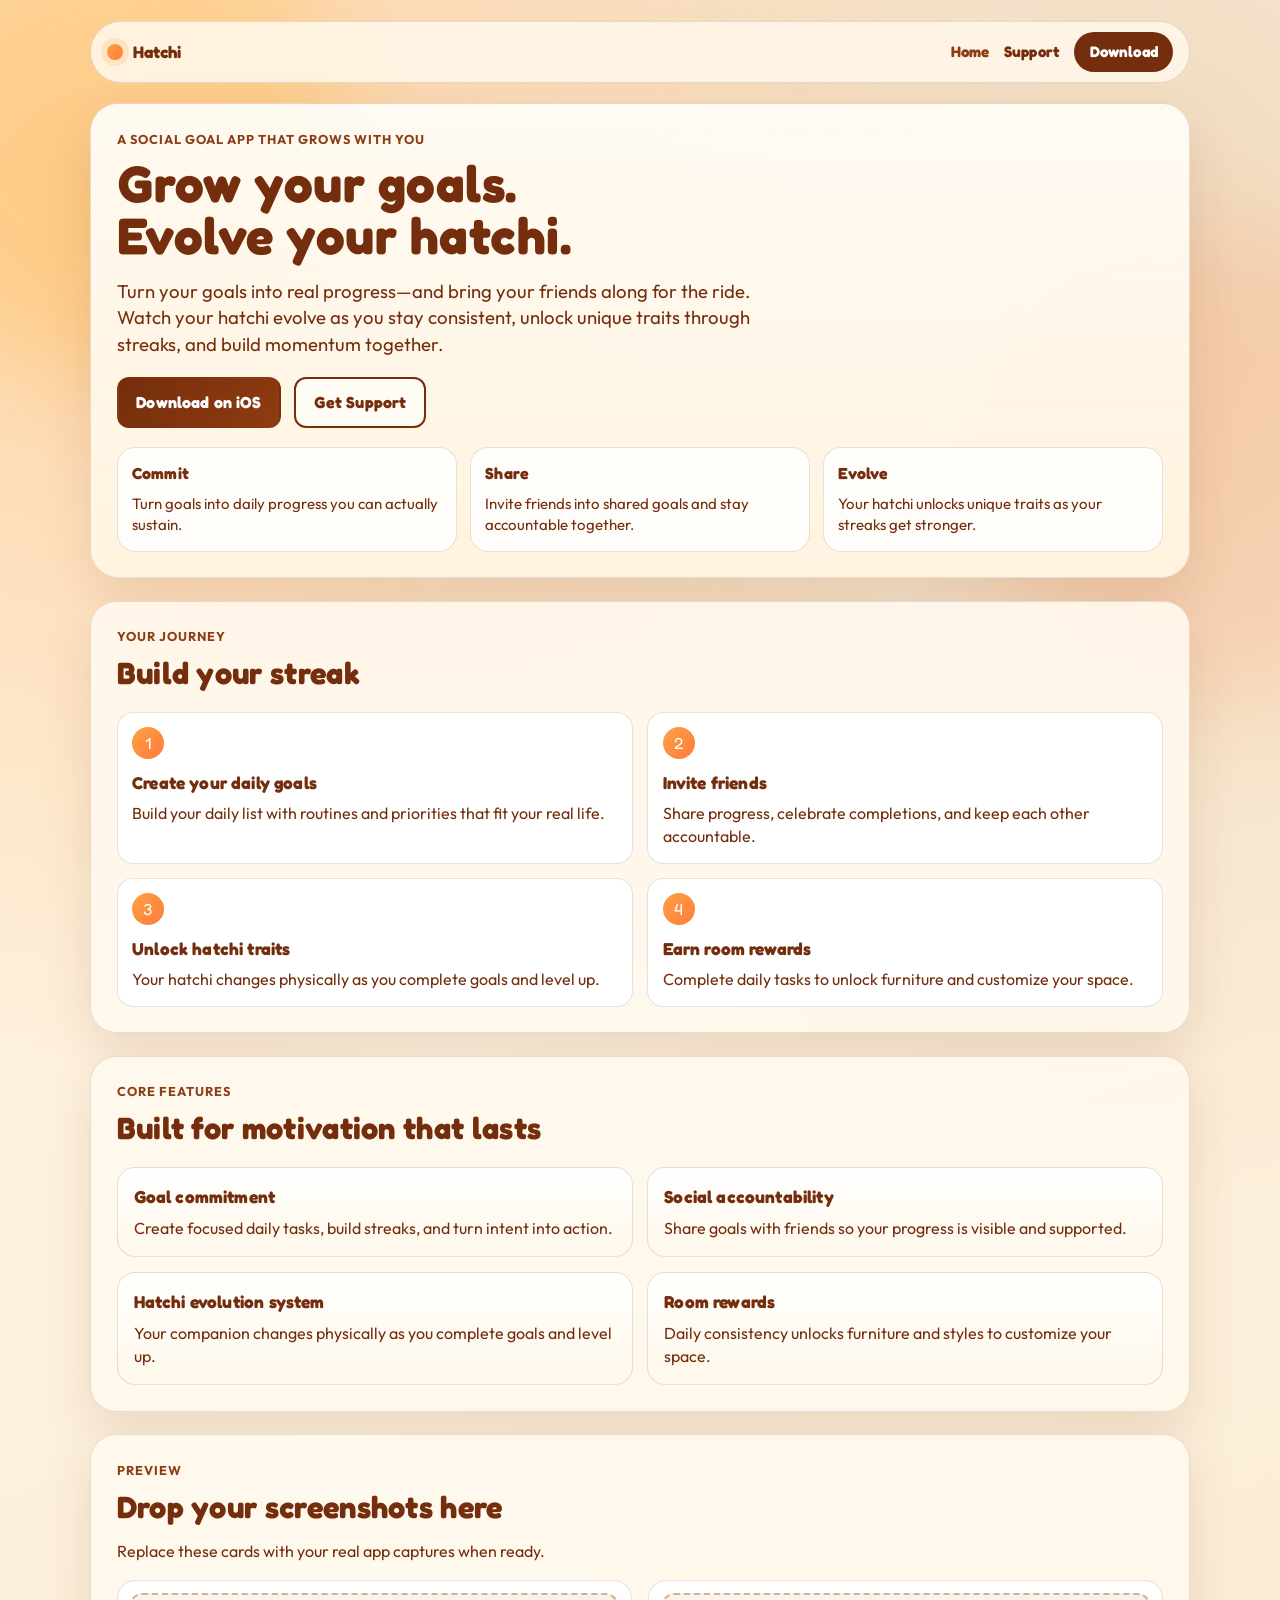
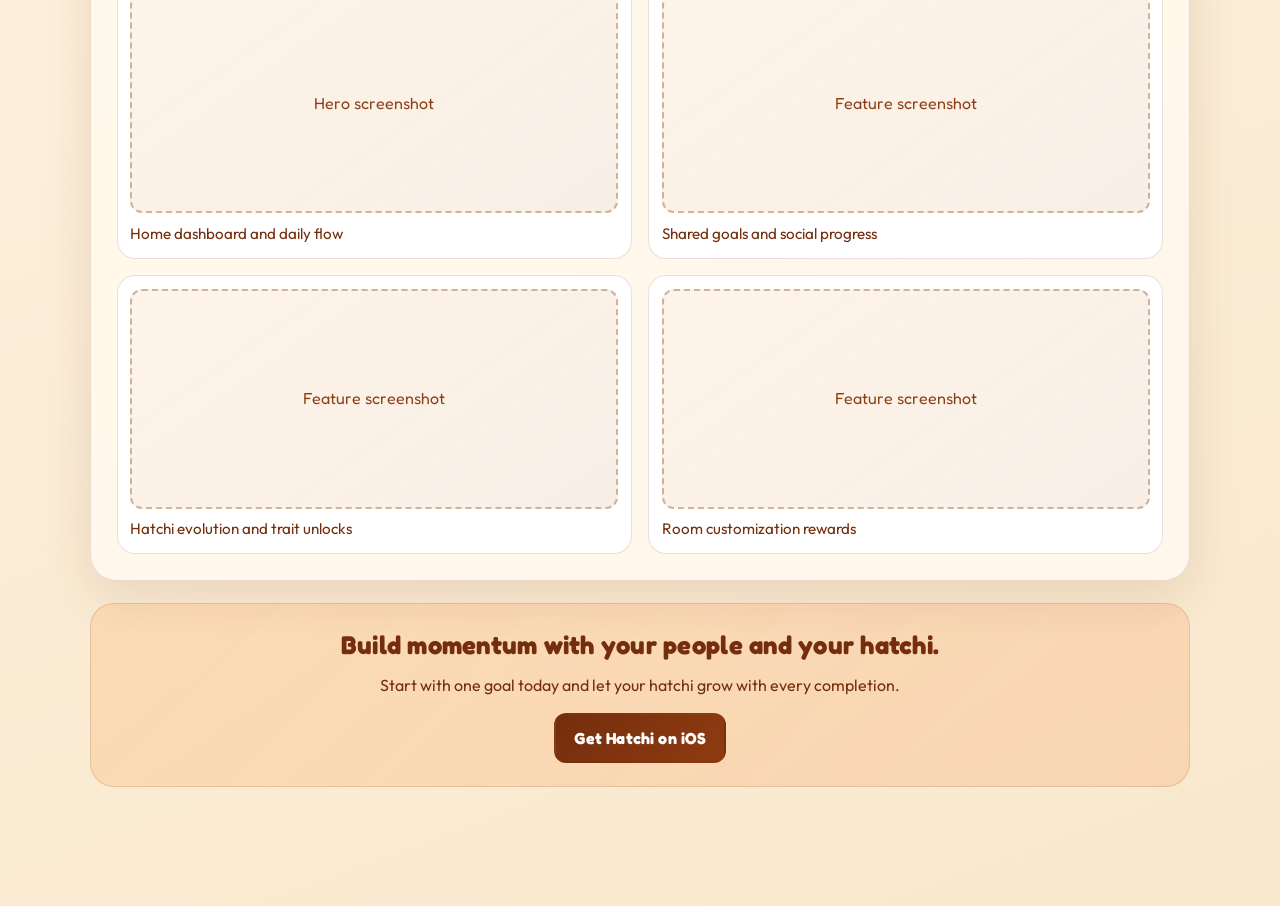
<file: hatchi/index.html>
<!DOCTYPE html>
<html lang="en">
<head>
  <meta charset="UTF-8" />
  <meta name="viewport" content="width=device-width, initial-scale=1.0" />
  <title>Hatchi | Grow your goals. Evolve your hatchi.</title>
  <meta name="description" content="Turn your goals into real progress—and bring your friends along for the ride. Watch your hatchi evolve as you stay consistent." />
  <meta property="og:title" content="Hatchi" />
  <meta property="og:description" content="Your hatchi grows when you do. Commit to daily goals, share with friends, and unlock unique traits through consistency." />
  <meta property="og:type" content="website" />
  <meta property="og:image" content="../favicon.svg" />
  <link rel="icon" href="../favicon.svg" type="image/svg+xml" />
  <link rel="preconnect" href="https://fonts.googleapis.com" />
  <link rel="preconnect" href="https://fonts.gstatic.com" crossorigin />
  <link href="https://fonts.googleapis.com/css2?family=Fredoka:wght@600;700&family=Outfit:wght@400;600;700&display=swap" rel="stylesheet" />
  <link rel="stylesheet" href="styles.css" />
</head>
<body>
  <div class="sky-glow sky-glow-a"></div>
  <div class="sky-glow sky-glow-b"></div>

  <header class="site-header reveal">
    <a class="brand" href="./">
      <span class="brand-orb"></span>
      <span>Hatchi</span>
    </a>
    <nav class="site-nav">
      <a href="./" aria-current="page">Home</a>
      <a href="support/">Support</a>
      <a class="nav-cta" href="#download">Download</a>
    </nav>
  </header>

  <main>
    <section class="hero reveal">
      <p class="eyebrow">A social goal app that grows with you</p>
      <h1>Grow your goals. Evolve your hatchi.</h1>
      <p class="hero-copy">
        Turn your goals into real progress—and bring your friends along for the ride. Watch your hatchi evolve as you stay consistent, unlock unique traits through streaks, and build momentum together.
      </p>
      <div class="hero-actions">
        <a class="btn btn-primary" id="download" href="#" title="Replace with App Store link">
          Download on iOS
        </a>
        <a class="btn btn-secondary" href="support/">Get Support</a>
      </div>
      <div class="hero-stat-grid">
        <article class="hero-stat">
          <h3>Commit</h3>
          <p>Turn goals into daily progress you can actually sustain.</p>
        </article>
        <article class="hero-stat">
          <h3>Share</h3>
          <p>Invite friends into shared goals and stay accountable together.</p>
        </article>
        <article class="hero-stat">
          <h3>Evolve</h3>
          <p>Your hatchi unlocks unique traits as your streaks get stronger.</p>
        </article>
      </div>
    </section>

    <section class="section reveal" id="your-journey">
      <div class="section-heading">
        <p class="eyebrow">Your journey</p>
        <h2>Build your streak</h2>
      </div>
      <div class="timeline">
        <article>
          <span>1</span>
          <h3>Create your daily goals</h3>
          <p>Build your daily list with routines and priorities that fit your real life.</p>
        </article>
        <article>
          <span>2</span>
          <h3>Invite friends</h3>
          <p>Share progress, celebrate completions, and keep each other accountable.</p>
        </article>
        <article>
          <span>3</span>
          <h3>Unlock hatchi traits</h3>
          <p>Your hatchi changes physically as you complete goals and level up.</p>
        </article>
        <article>
          <span>4</span>
          <h3>Earn room rewards</h3>
          <p>Complete daily tasks to unlock furniture and customize your space.</p>
        </article>
      </div>
    </section>

    <section class="section reveal" id="features">
      <div class="section-heading">
        <p class="eyebrow">Core features</p>
        <h2>Built for motivation that lasts</h2>
      </div>
      <div class="feature-grid">
        <article class="feature-card">
          <h3>Goal commitment</h3>
          <p>Create focused daily tasks, build streaks, and turn intent into action.</p>
        </article>
        <article class="feature-card">
          <h3>Social accountability</h3>
          <p>Share goals with friends so your progress is visible and supported.</p>
        </article>
        <article class="feature-card">
          <h3>Hatchi evolution system</h3>
          <p>Your companion changes physically as you complete goals and level up.</p>
        </article>
        <article class="feature-card">
          <h3>Room rewards</h3>
          <p>Daily consistency unlocks furniture and styles to customize your space.</p>
        </article>
      </div>
    </section>

    <section class="section reveal" id="screenshots">
      <div class="section-heading">
        <p class="eyebrow">Preview</p>
        <h2>Drop your screenshots here</h2>
      </div>
      <p class="section-intro">
        Replace these cards with your real app captures when ready.
      </p>
      <div class="gallery-grid">
        <figure class="shot-card">
          <div class="shot-placeholder">Hero screenshot</div>
          <figcaption>Home dashboard and daily flow</figcaption>
        </figure>
        <figure class="shot-card">
          <div class="shot-placeholder">Feature screenshot</div>
          <figcaption>Shared goals and social progress</figcaption>
        </figure>
        <figure class="shot-card">
          <div class="shot-placeholder">Feature screenshot</div>
          <figcaption>Hatchi evolution and trait unlocks</figcaption>
        </figure>
        <figure class="shot-card">
          <div class="shot-placeholder">Feature screenshot</div>
          <figcaption>Room customization rewards</figcaption>
        </figure>
      </div>
    </section>

    <section class="final-cta reveal">
      <h2>Build momentum with your people and your hatchi.</h2>
      <p>Start with one goal today and let your hatchi grow with every completion.</p>
      <a class="btn btn-primary" href="#" title="Replace with App Store link">Get Hatchi on iOS</a>
    </section>
  </main>

  <footer class="site-footer reveal">
    <p>Hatchi</p>
    <nav>
      <a href="support/">Support</a>
      <a href="privacy/">Privacy</a>
      <a href="terms/">Terms</a>
    </nav>
  </footer>

  <script src="script.js"></script>
</body>
</html>
</file>
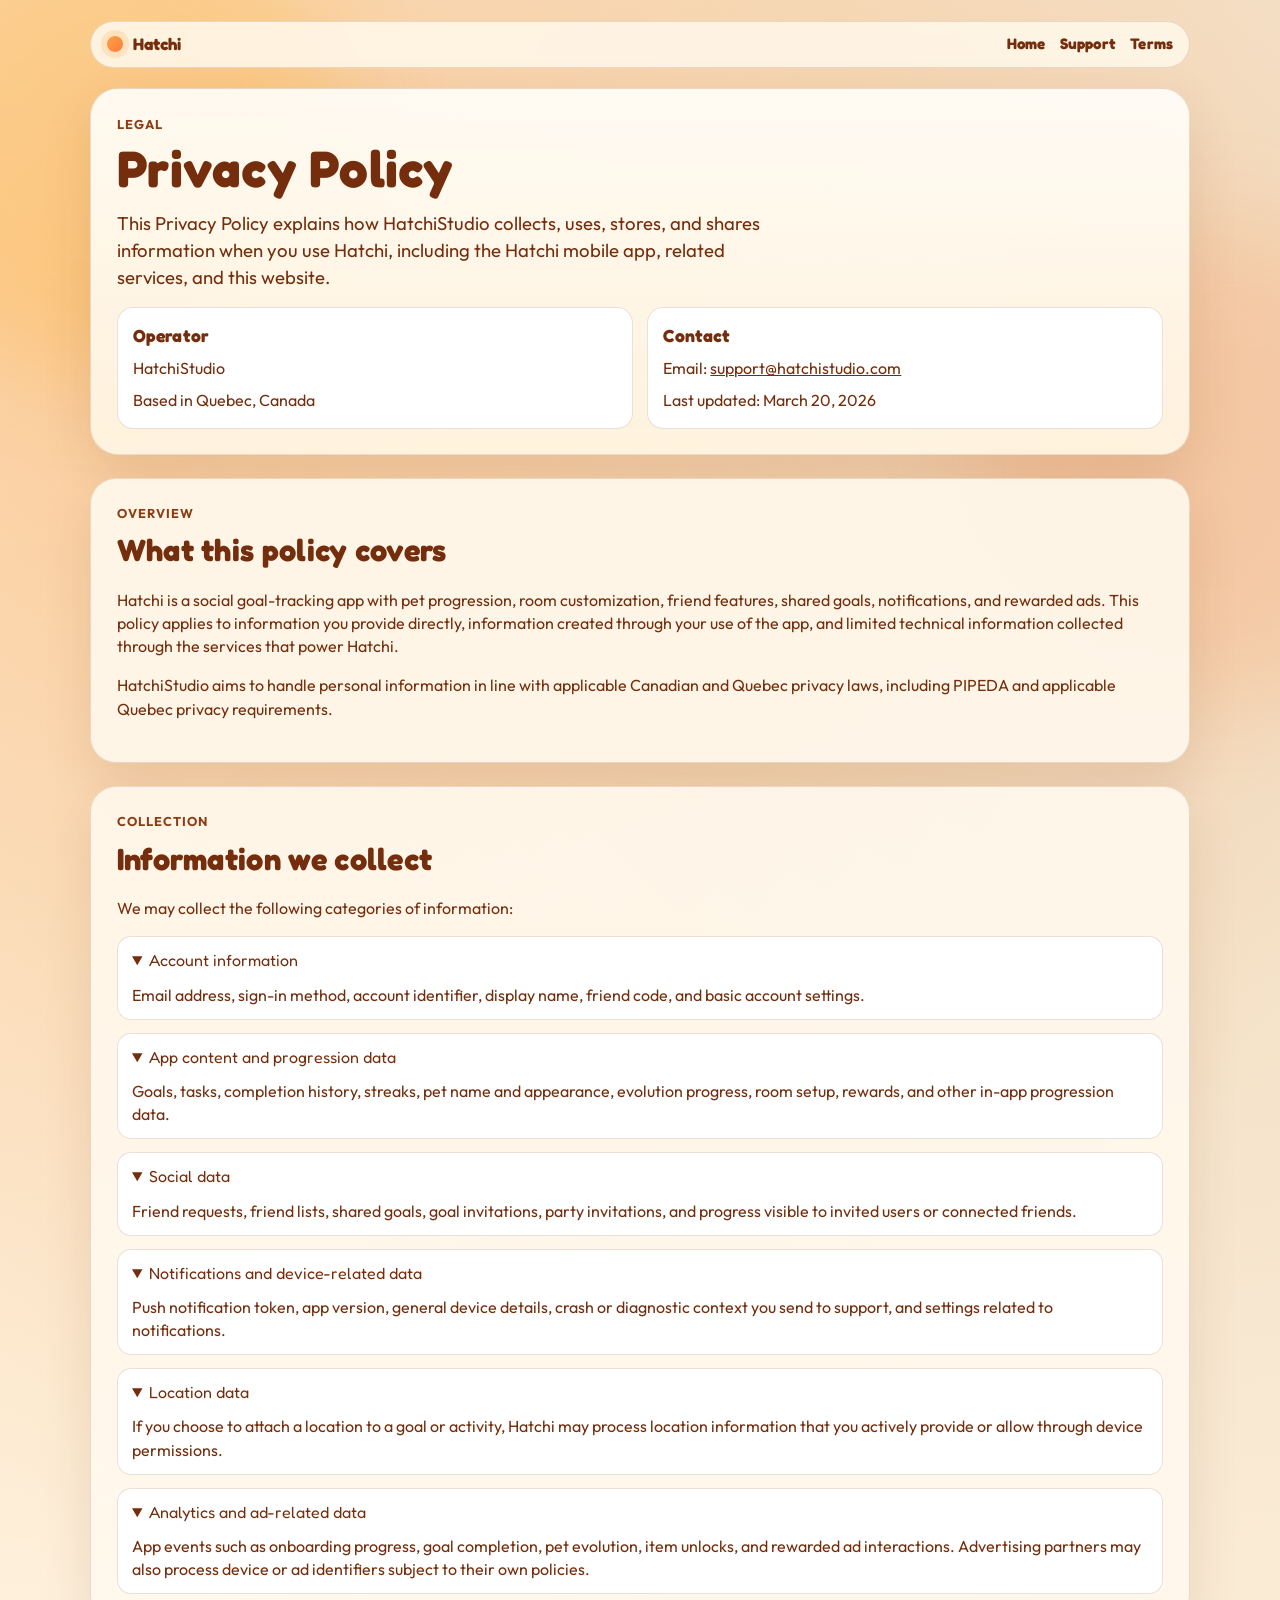
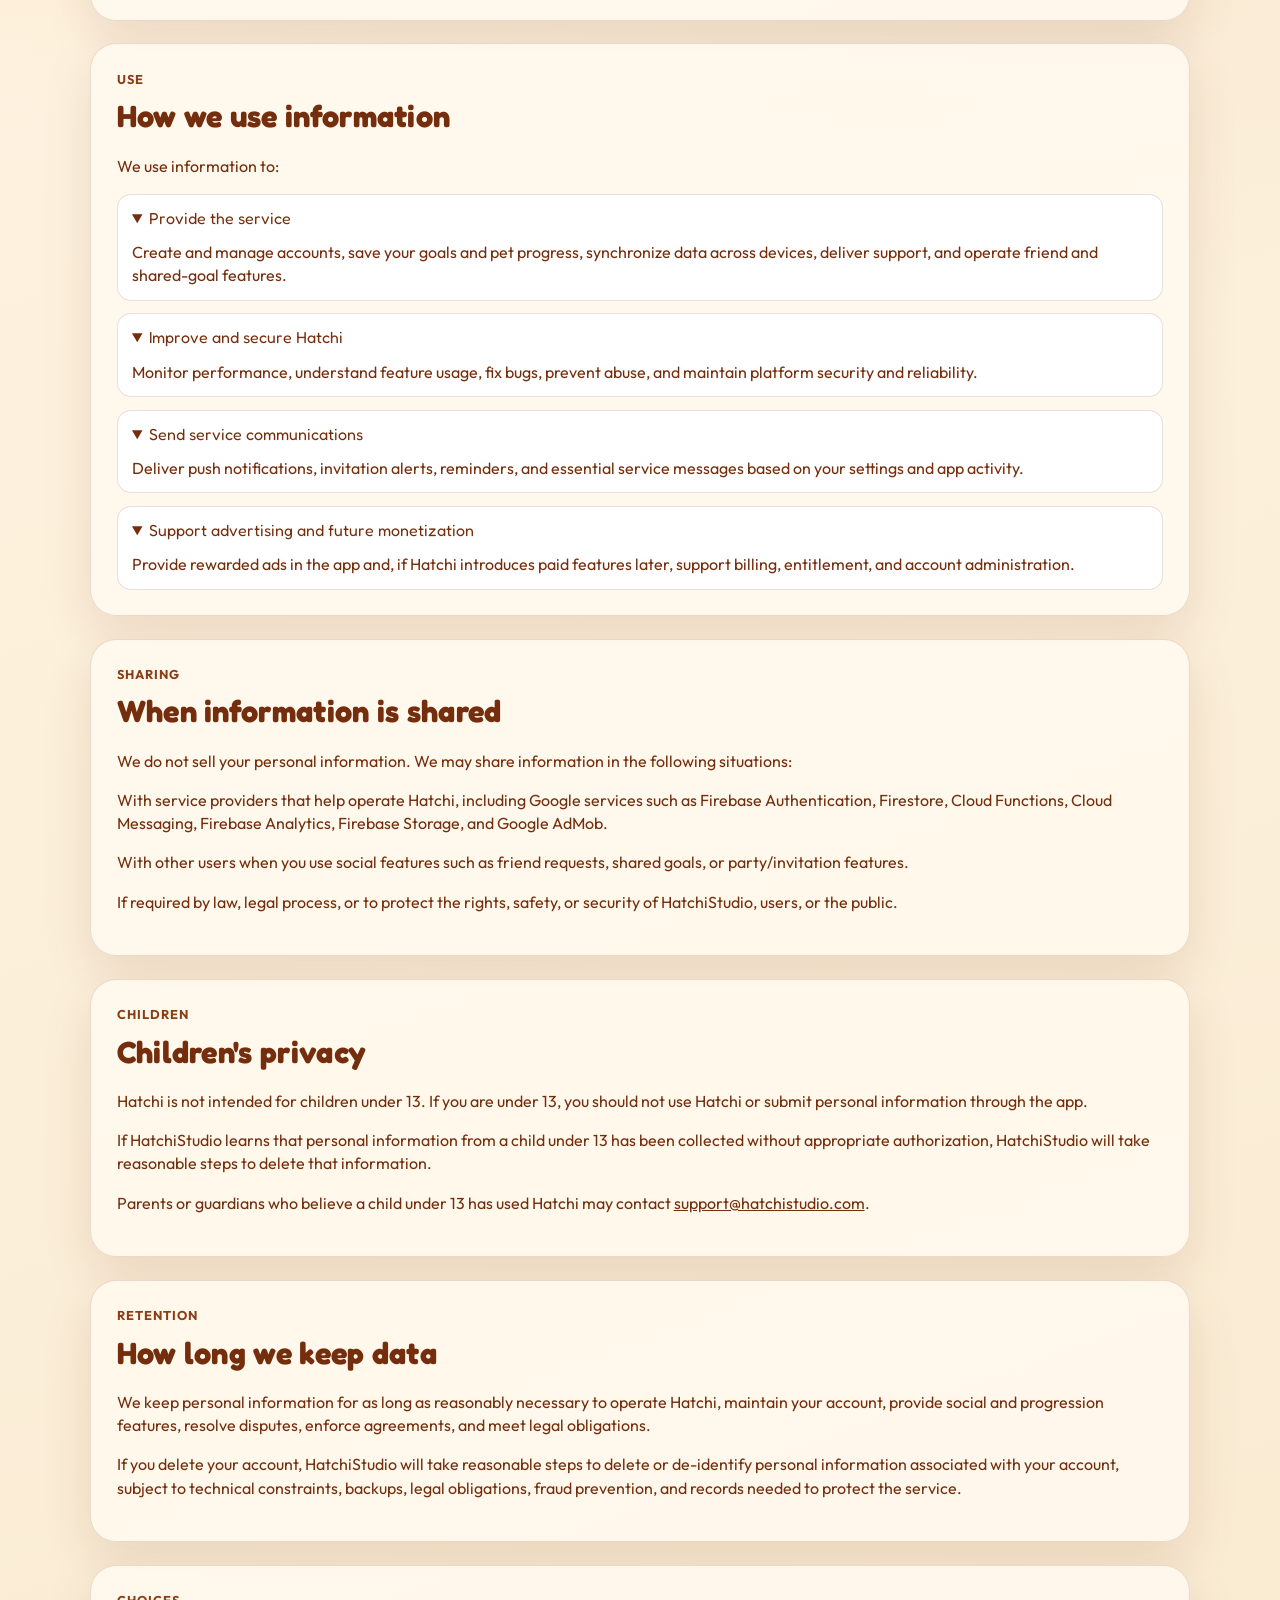
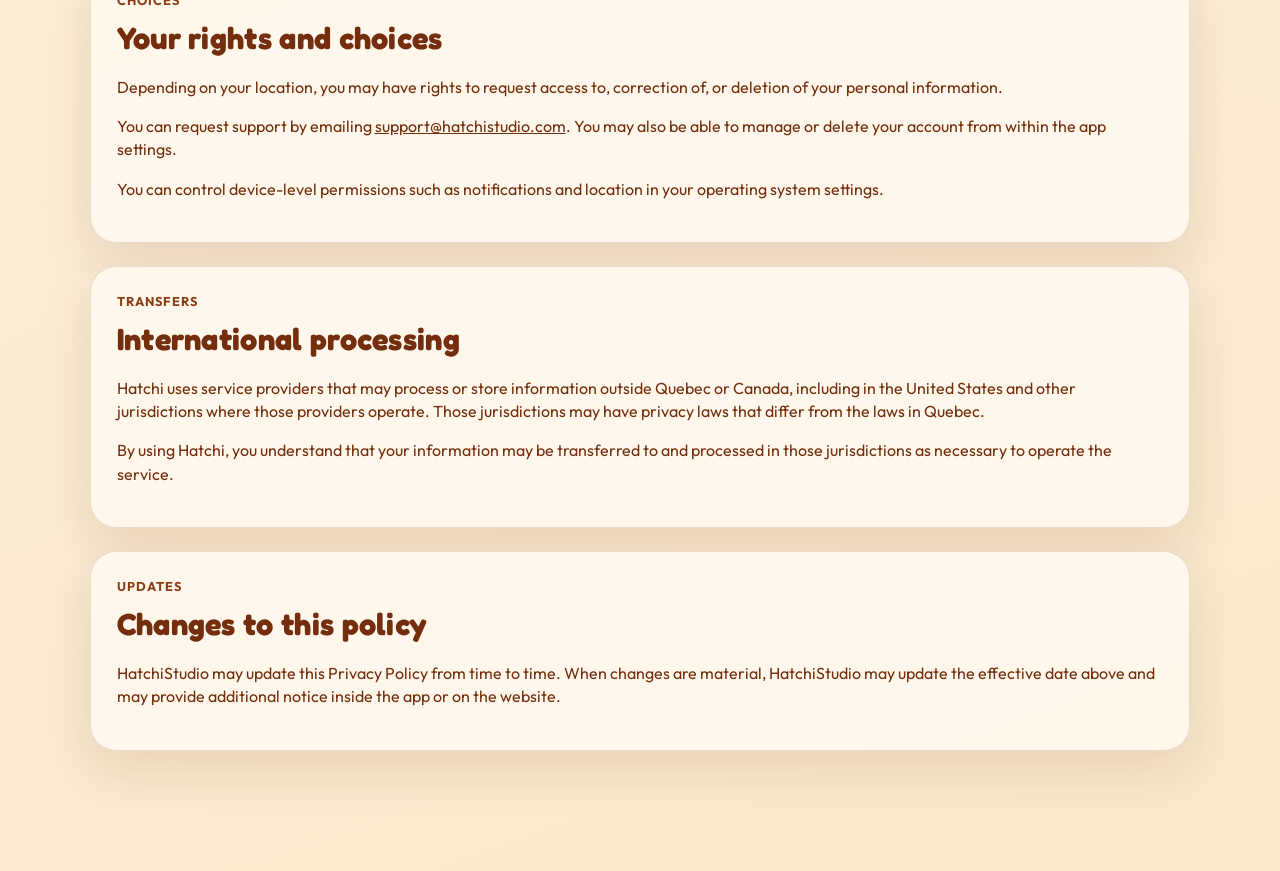
<file: hatchi/privacy/index.html>
<!DOCTYPE html>
<html lang="en">
<head>
  <meta charset="UTF-8" />
  <meta name="viewport" content="width=device-width, initial-scale=1.0" />
  <title>Hatchi Privacy Policy</title>
  <meta name="description" content="Privacy Policy for Hatchi by HatchiStudio." />
  <link rel="icon" href="../../favicon.svg" type="image/svg+xml" />
  <link rel="preconnect" href="https://fonts.googleapis.com" />
  <link rel="preconnect" href="https://fonts.gstatic.com" crossorigin />
  <link href="https://fonts.googleapis.com/css2?family=Fredoka:wght@600;700&family=Outfit:wght@400;600;700&display=swap" rel="stylesheet" />
  <link rel="stylesheet" href="../styles.css" />
</head>
<body>
  <div class="sky-glow sky-glow-a"></div>
  <div class="sky-glow sky-glow-b"></div>

  <header class="site-header reveal">
    <a class="brand" href="../">
      <span class="brand-orb"></span>
      <span>Hatchi</span>
    </a>
    <nav class="site-nav">
      <a href="../">Home</a>
      <a href="../support/">Support</a>
      <a href="../terms/">Terms</a>
    </nav>
  </header>

  <main class="support-main">
    <section class="hero support-hero reveal">
      <p class="eyebrow">Legal</p>
      <h1>Privacy Policy</h1>
      <p class="hero-copy">
        This Privacy Policy explains how HatchiStudio collects, uses, stores, and shares information when you use Hatchi, including the Hatchi mobile app, related services, and this website.
      </p>
      <div class="support-contact-grid">
        <article>
          <h2>Operator</h2>
          <p>HatchiStudio</p>
          <p>Based in Quebec, Canada</p>
        </article>
        <article>
          <h2>Contact</h2>
          <p>Email: <a href="mailto:support@hatchistudio.com">support@hatchistudio.com</a></p>
          <p>Last updated: March 20, 2026</p>
        </article>
      </div>
    </section>

    <section class="section reveal">
      <div class="section-heading">
        <p class="eyebrow">Overview</p>
        <h2>What this policy covers</h2>
      </div>
      <p>
        Hatchi is a social goal-tracking app with pet progression, room customization, friend features, shared goals, notifications, and rewarded ads. This policy applies to information you provide directly, information created through your use of the app, and limited technical information collected through the services that power Hatchi.
      </p>
      <p>
        HatchiStudio aims to handle personal information in line with applicable Canadian and Quebec privacy laws, including PIPEDA and applicable Quebec privacy requirements.
      </p>
    </section>

    <section class="section reveal">
      <div class="section-heading">
        <p class="eyebrow">Collection</p>
        <h2>Information we collect</h2>
      </div>
      <p>
        We may collect the following categories of information:
      </p>
      <div class="faq-list">
        <details open>
          <summary>Account information</summary>
          <p>Email address, sign-in method, account identifier, display name, friend code, and basic account settings.</p>
        </details>
        <details open>
          <summary>App content and progression data</summary>
          <p>Goals, tasks, completion history, streaks, pet name and appearance, evolution progress, room setup, rewards, and other in-app progression data.</p>
        </details>
        <details open>
          <summary>Social data</summary>
          <p>Friend requests, friend lists, shared goals, goal invitations, party invitations, and progress visible to invited users or connected friends.</p>
        </details>
        <details open>
          <summary>Notifications and device-related data</summary>
          <p>Push notification token, app version, general device details, crash or diagnostic context you send to support, and settings related to notifications.</p>
        </details>
        <details open>
          <summary>Location data</summary>
          <p>If you choose to attach a location to a goal or activity, Hatchi may process location information that you actively provide or allow through device permissions.</p>
        </details>
        <details open>
          <summary>Analytics and ad-related data</summary>
          <p>App events such as onboarding progress, goal completion, pet evolution, item unlocks, and rewarded ad interactions. Advertising partners may also process device or ad identifiers subject to their own policies.</p>
        </details>
      </div>
    </section>

    <section class="section reveal">
      <div class="section-heading">
        <p class="eyebrow">Use</p>
        <h2>How we use information</h2>
      </div>
      <p>We use information to:</p>
      <div class="faq-list">
        <details open>
          <summary>Provide the service</summary>
          <p>Create and manage accounts, save your goals and pet progress, synchronize data across devices, deliver support, and operate friend and shared-goal features.</p>
        </details>
        <details open>
          <summary>Improve and secure Hatchi</summary>
          <p>Monitor performance, understand feature usage, fix bugs, prevent abuse, and maintain platform security and reliability.</p>
        </details>
        <details open>
          <summary>Send service communications</summary>
          <p>Deliver push notifications, invitation alerts, reminders, and essential service messages based on your settings and app activity.</p>
        </details>
        <details open>
          <summary>Support advertising and future monetization</summary>
          <p>Provide rewarded ads in the app and, if Hatchi introduces paid features later, support billing, entitlement, and account administration.</p>
        </details>
      </div>
    </section>

    <section class="section reveal">
      <div class="section-heading">
        <p class="eyebrow">Sharing</p>
        <h2>When information is shared</h2>
      </div>
      <p>
        We do not sell your personal information. We may share information in the following situations:
      </p>
      <p>
        With service providers that help operate Hatchi, including Google services such as Firebase Authentication, Firestore, Cloud Functions, Cloud Messaging, Firebase Analytics, Firebase Storage, and Google AdMob.
      </p>
      <p>
        With other users when you use social features such as friend requests, shared goals, or party/invitation features.
      </p>
      <p>
        If required by law, legal process, or to protect the rights, safety, or security of HatchiStudio, users, or the public.
      </p>
    </section>

    <section class="section reveal">
      <div class="section-heading">
        <p class="eyebrow">Children</p>
        <h2>Children's privacy</h2>
      </div>
      <p>
        Hatchi is not intended for children under 13. If you are under 13, you should not use Hatchi or submit personal information through the app.
      </p>
      <p>
        If HatchiStudio learns that personal information from a child under 13 has been collected without appropriate authorization, HatchiStudio will take reasonable steps to delete that information.
      </p>
      <p>
        Parents or guardians who believe a child under 13 has used Hatchi may contact <a href="mailto:support@hatchistudio.com">support@hatchistudio.com</a>.
      </p>
    </section>

    <section class="section reveal">
      <div class="section-heading">
        <p class="eyebrow">Retention</p>
        <h2>How long we keep data</h2>
      </div>
      <p>
        We keep personal information for as long as reasonably necessary to operate Hatchi, maintain your account, provide social and progression features, resolve disputes, enforce agreements, and meet legal obligations.
      </p>
      <p>
        If you delete your account, HatchiStudio will take reasonable steps to delete or de-identify personal information associated with your account, subject to technical constraints, backups, legal obligations, fraud prevention, and records needed to protect the service.
      </p>
    </section>

    <section class="section reveal">
      <div class="section-heading">
        <p class="eyebrow">Choices</p>
        <h2>Your rights and choices</h2>
      </div>
      <p>
        Depending on your location, you may have rights to request access to, correction of, or deletion of your personal information.
      </p>
      <p>
        You can request support by emailing <a href="mailto:support@hatchistudio.com">support@hatchistudio.com</a>. You may also be able to manage or delete your account from within the app settings.
      </p>
      <p>
        You can control device-level permissions such as notifications and location in your operating system settings.
      </p>
    </section>

    <section class="section reveal">
      <div class="section-heading">
        <p class="eyebrow">Transfers</p>
        <h2>International processing</h2>
      </div>
      <p>
        Hatchi uses service providers that may process or store information outside Quebec or Canada, including in the United States and other jurisdictions where those providers operate. Those jurisdictions may have privacy laws that differ from the laws in Quebec.
      </p>
      <p>
        By using Hatchi, you understand that your information may be transferred to and processed in those jurisdictions as necessary to operate the service.
      </p>
    </section>

    <section class="section reveal">
      <div class="section-heading">
        <p class="eyebrow">Updates</p>
        <h2>Changes to this policy</h2>
      </div>
      <p>
        HatchiStudio may update this Privacy Policy from time to time. When changes are material, HatchiStudio may update the effective date above and may provide additional notice inside the app or on the website.
      </p>
    </section>
  </main>

  <footer class="site-footer reveal">
    <p>Hatchi Legal</p>
    <nav>
      <a href="../">Home</a>
      <a href="../support/">Support</a>
      <a href="../terms/">Terms</a>
    </nav>
  </footer>

  <script src="../script.js"></script>
</body>
</html>
</file>
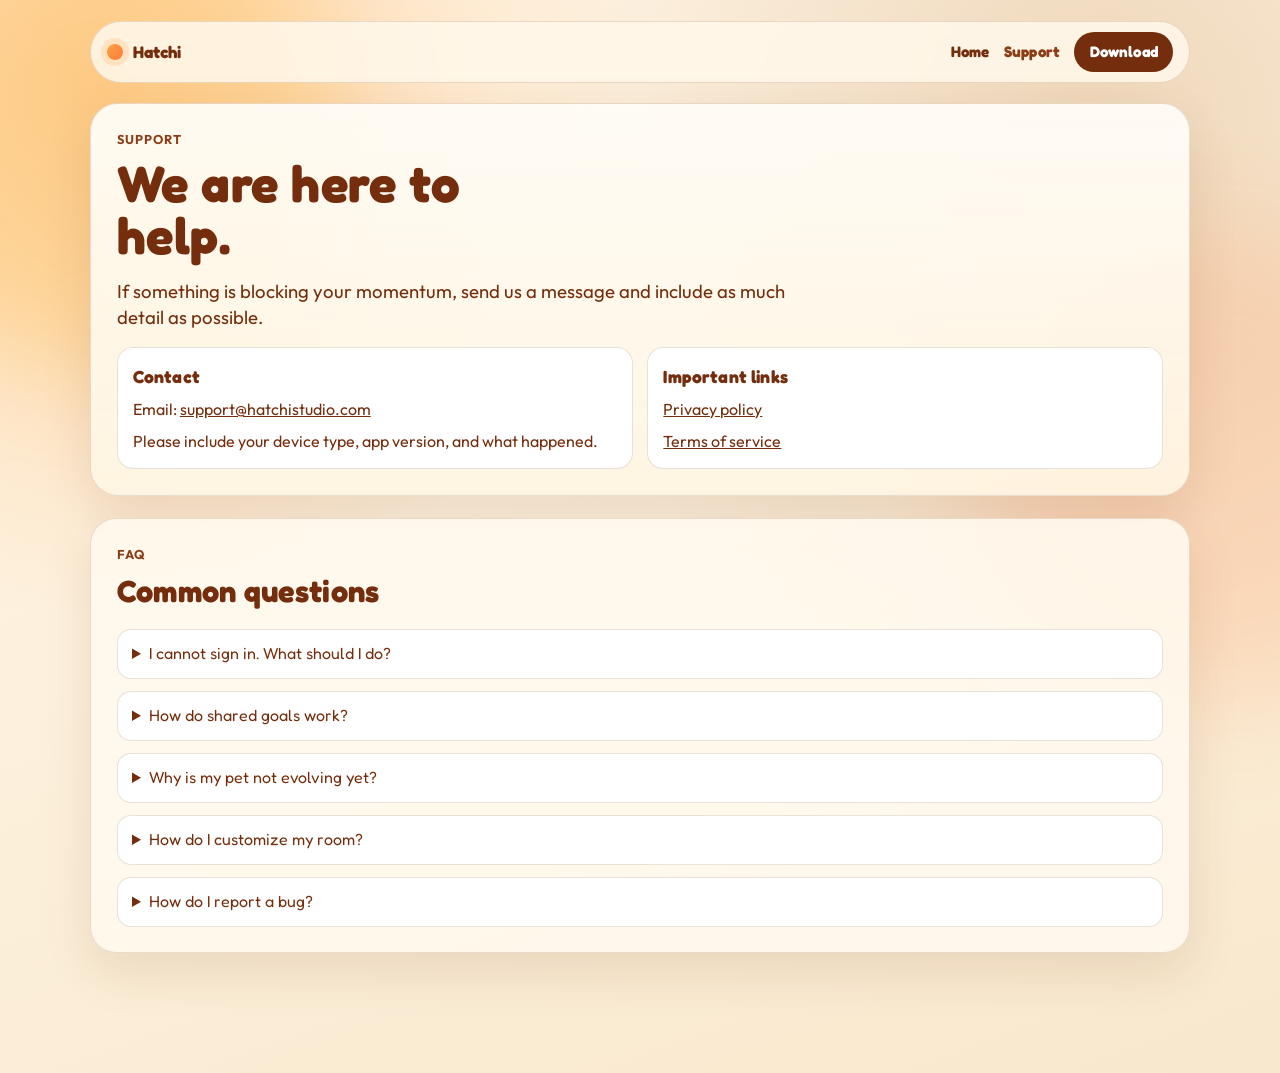
<file: hatchi/support/index.html>
<!DOCTYPE html>
<html lang="en">
<head>
  <meta charset="UTF-8" />
  <meta name="viewport" content="width=device-width, initial-scale=1.0" />
  <title>Hatchi Support</title>
  <meta name="description" content="Support and FAQ for Hatchi." />
  <link rel="icon" href="../../favicon.svg" type="image/svg+xml" />
  <link rel="preconnect" href="https://fonts.googleapis.com" />
  <link rel="preconnect" href="https://fonts.gstatic.com" crossorigin />
  <link href="https://fonts.googleapis.com/css2?family=Fredoka:wght@600;700&family=Outfit:wght@400;600;700&display=swap" rel="stylesheet" />
  <link rel="stylesheet" href="../styles.css" />
</head>
<body>
  <div class="sky-glow sky-glow-a"></div>
  <div class="sky-glow sky-glow-b"></div>

  <header class="site-header reveal">
    <a class="brand" href="../">
      <span class="brand-orb"></span>
      <span>Hatchi</span>
    </a>
    <nav class="site-nav">
      <a href="../">Home</a>
      <a href="./" aria-current="page">Support</a>
      <a class="nav-cta" href="#" title="Replace with App Store link">Download</a>
    </nav>
  </header>

  <main class="support-main">
    <section class="hero support-hero reveal">
      <p class="eyebrow">Support</p>
      <h1>We are here to help.</h1>
      <p class="hero-copy">
        If something is blocking your momentum, send us a message and include
        as much detail as possible.
      </p>
      <div class="support-contact-grid">
        <article>
          <h2>Contact</h2>
          <p>
            Email: <a href="mailto:support@hatchistudio.com">support@hatchistudio.com</a>
          </p>
          <p>
            Please include your device type, app version, and what happened.
          </p>
        </article>
        <article>
          <h2>Important links</h2>
          <p><a href="../privacy/">Privacy policy</a></p>
          <p><a href="../terms/">Terms of service</a></p>
        </article>
      </div>
    </section>

    <section class="section reveal">
      <div class="section-heading">
        <p class="eyebrow">FAQ</p>
        <h2>Common questions</h2>
      </div>
      <div class="faq-list">
        <details>
          <summary>I cannot sign in. What should I do?</summary>
          <p>
            Make sure you are on the latest app version and that your internet
            connection is stable. If login still fails, contact support with a
            screenshot of the error.
          </p>
        </details>
        <details>
          <summary>How do shared goals work?</summary>
          <p>
            You can invite friends to work on goals together. Everyone can see
            progress, and completed tasks strengthen accountability.
          </p>
        </details>
        <details>
          <summary>Why is my pet not evolving yet?</summary>
          <p>
            Evolution is tied to consistent goal completion. Keep completing
            daily tasks and maintaining streaks to unlock new traits.
          </p>
        </details>
        <details>
          <summary>How do I customize my room?</summary>
          <p>
            Complete daily tasks to earn rewards, then use unlocked items to
            personalize your room layout and style.
          </p>
        </details>
        <details>
          <summary>How do I report a bug?</summary>
          <p>
            Send a support email with clear reproduction steps, expected result,
            actual result, screenshots, and your device details.
          </p>
        </details>
      </div>
    </section>
  </main>

  <footer class="site-footer reveal">
    <p>Hatchi Support</p>
    <nav>
      <a href="../">Home</a>
      <a href="../privacy/">Privacy</a>
      <a href="../terms/">Terms</a>
    </nav>
  </footer>

  <script src="../script.js"></script>
</body>
</html>
</file>
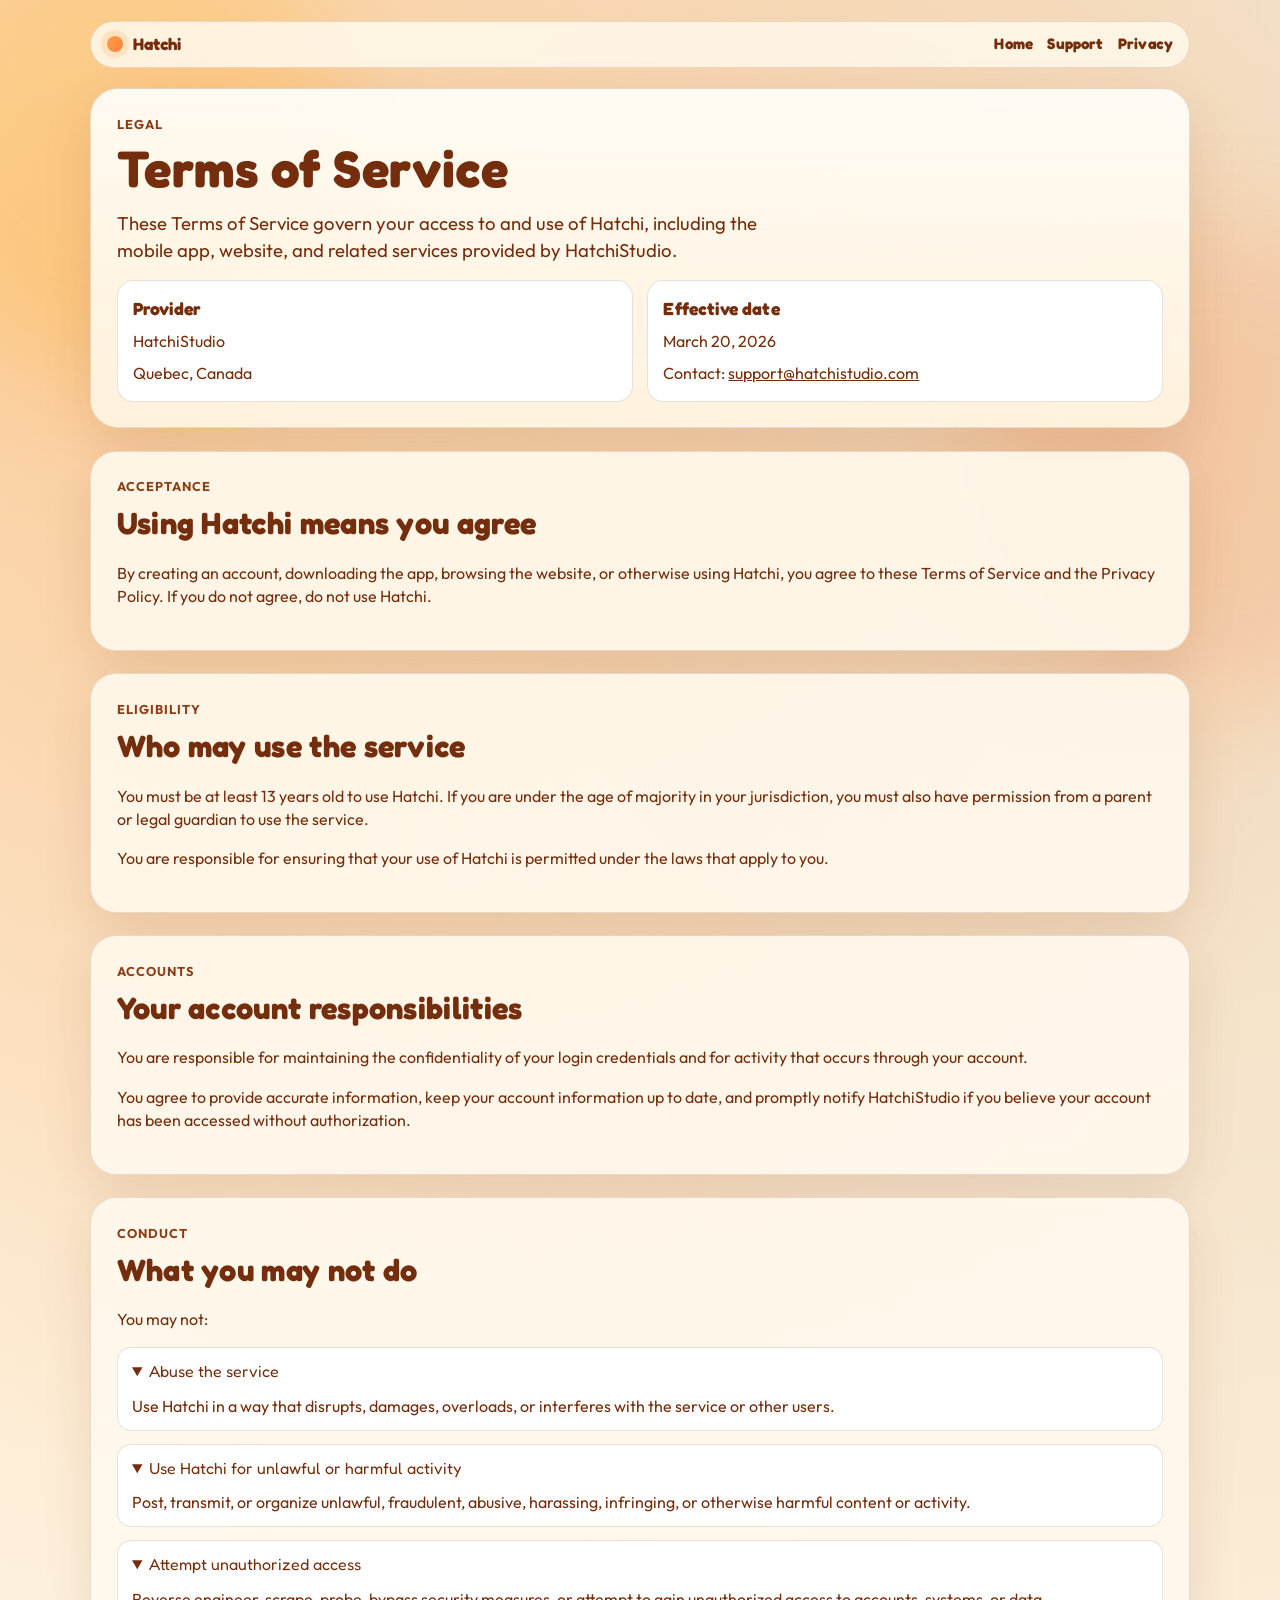
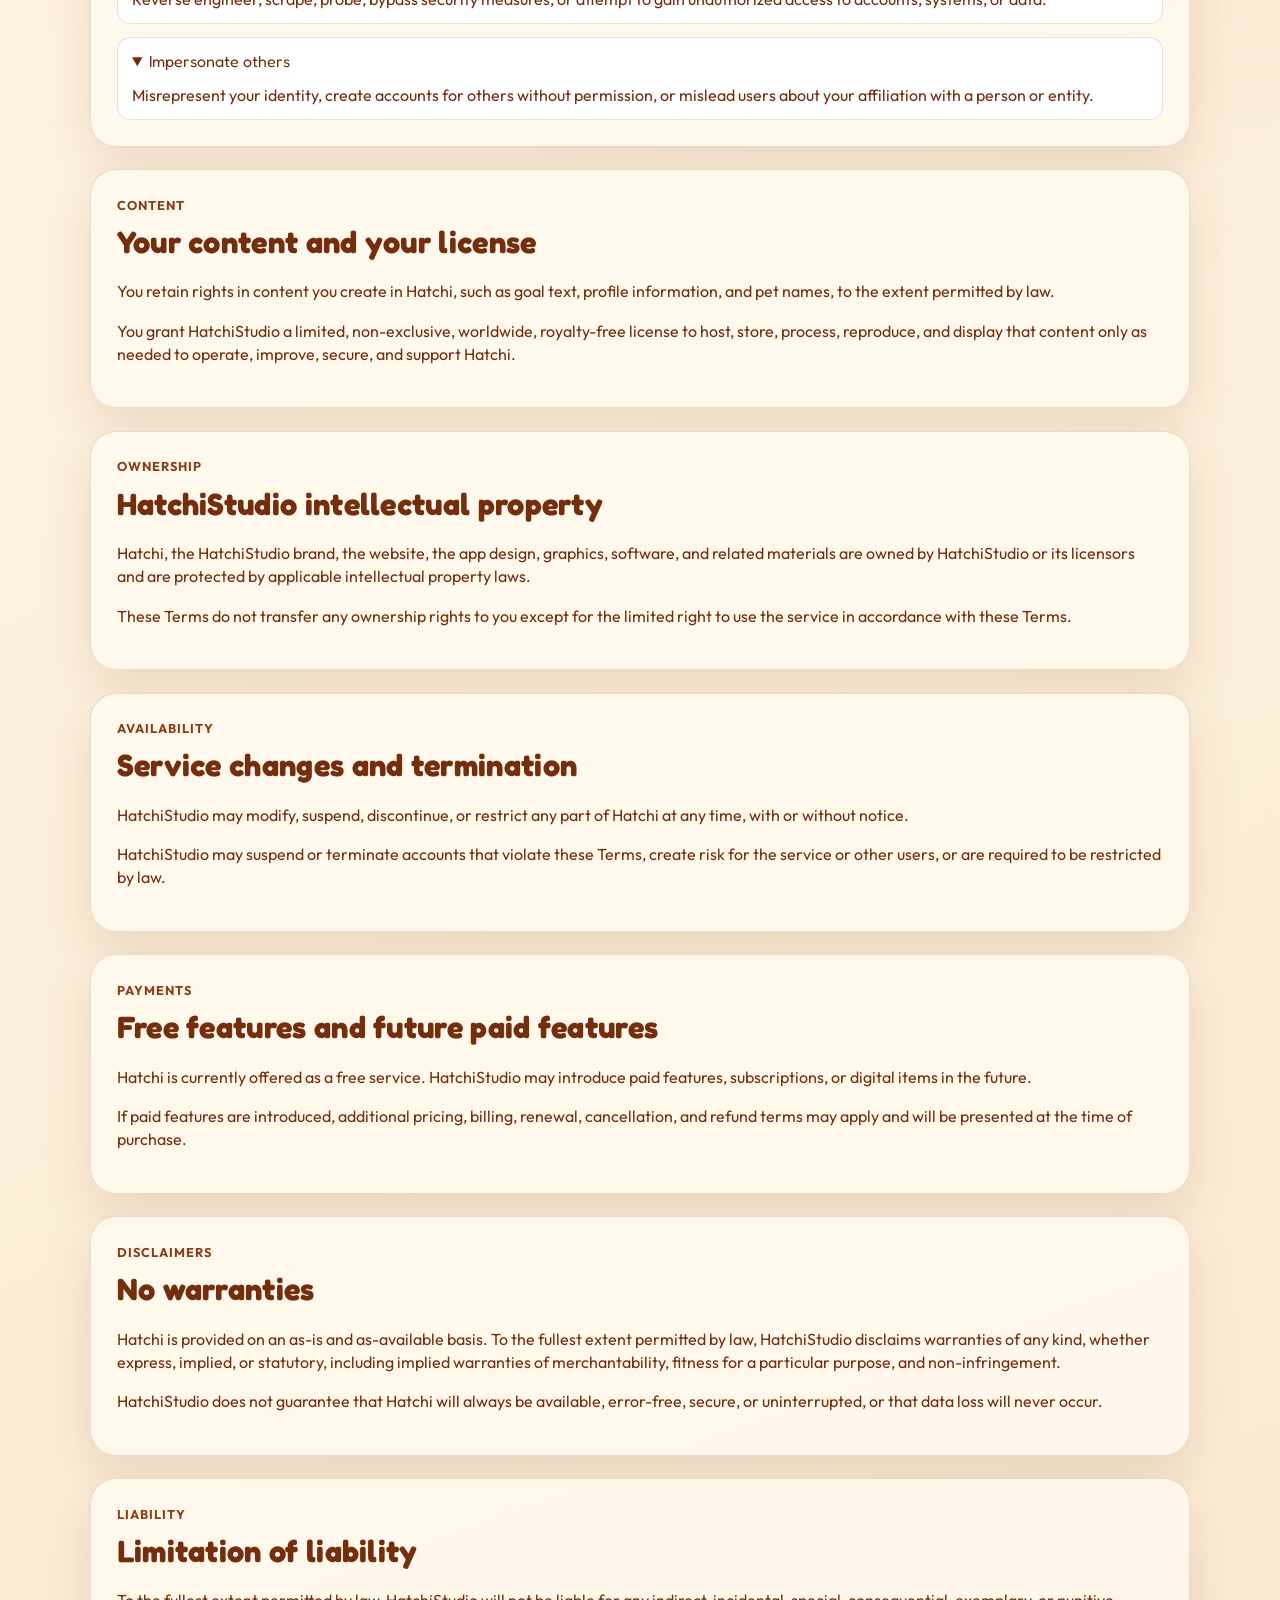
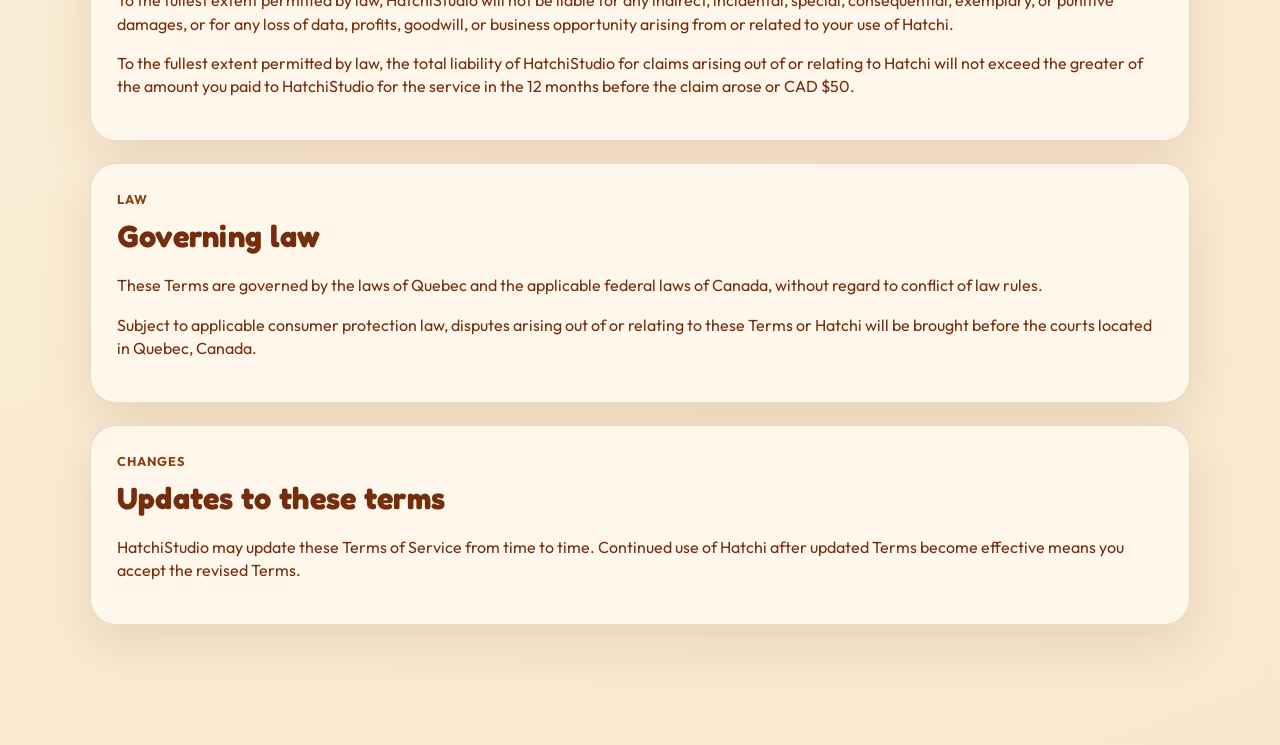
<file: hatchi/terms/index.html>
<!DOCTYPE html>
<html lang="en">
<head>
  <meta charset="UTF-8" />
  <meta name="viewport" content="width=device-width, initial-scale=1.0" />
  <title>Hatchi Terms of Service</title>
  <meta name="description" content="Terms of Service for Hatchi by HatchiStudio." />
  <link rel="icon" href="../../favicon.svg" type="image/svg+xml" />
  <link rel="preconnect" href="https://fonts.googleapis.com" />
  <link rel="preconnect" href="https://fonts.gstatic.com" crossorigin />
  <link href="https://fonts.googleapis.com/css2?family=Fredoka:wght@600;700&family=Outfit:wght@400;600;700&display=swap" rel="stylesheet" />
  <link rel="stylesheet" href="../styles.css" />
</head>
<body>
  <div class="sky-glow sky-glow-a"></div>
  <div class="sky-glow sky-glow-b"></div>

  <header class="site-header reveal">
    <a class="brand" href="../">
      <span class="brand-orb"></span>
      <span>Hatchi</span>
    </a>
    <nav class="site-nav">
      <a href="../">Home</a>
      <a href="../support/">Support</a>
      <a href="../privacy/">Privacy</a>
    </nav>
  </header>

  <main class="support-main">
    <section class="hero support-hero reveal">
      <p class="eyebrow">Legal</p>
      <h1>Terms of Service</h1>
      <p class="hero-copy">
        These Terms of Service govern your access to and use of Hatchi, including the mobile app, website, and related services provided by HatchiStudio.
      </p>
      <div class="support-contact-grid">
        <article>
          <h2>Provider</h2>
          <p>HatchiStudio</p>
          <p>Quebec, Canada</p>
        </article>
        <article>
          <h2>Effective date</h2>
          <p>March 20, 2026</p>
          <p>Contact: <a href="mailto:support@hatchistudio.com">support@hatchistudio.com</a></p>
        </article>
      </div>
    </section>

    <section class="section reveal">
      <div class="section-heading">
        <p class="eyebrow">Acceptance</p>
        <h2>Using Hatchi means you agree</h2>
      </div>
      <p>
        By creating an account, downloading the app, browsing the website, or otherwise using Hatchi, you agree to these Terms of Service and the Privacy Policy. If you do not agree, do not use Hatchi.
      </p>
    </section>

    <section class="section reveal">
      <div class="section-heading">
        <p class="eyebrow">Eligibility</p>
        <h2>Who may use the service</h2>
      </div>
      <p>
        You must be at least 13 years old to use Hatchi. If you are under the age of majority in your jurisdiction, you must also have permission from a parent or legal guardian to use the service.
      </p>
      <p>
        You are responsible for ensuring that your use of Hatchi is permitted under the laws that apply to you.
      </p>
    </section>

    <section class="section reveal">
      <div class="section-heading">
        <p class="eyebrow">Accounts</p>
        <h2>Your account responsibilities</h2>
      </div>
      <p>
        You are responsible for maintaining the confidentiality of your login credentials and for activity that occurs through your account.
      </p>
      <p>
        You agree to provide accurate information, keep your account information up to date, and promptly notify HatchiStudio if you believe your account has been accessed without authorization.
      </p>
    </section>

    <section class="section reveal">
      <div class="section-heading">
        <p class="eyebrow">Conduct</p>
        <h2>What you may not do</h2>
      </div>
      <p>You may not:</p>
      <div class="faq-list">
        <details open>
          <summary>Abuse the service</summary>
          <p>Use Hatchi in a way that disrupts, damages, overloads, or interferes with the service or other users.</p>
        </details>
        <details open>
          <summary>Use Hatchi for unlawful or harmful activity</summary>
          <p>Post, transmit, or organize unlawful, fraudulent, abusive, harassing, infringing, or otherwise harmful content or activity.</p>
        </details>
        <details open>
          <summary>Attempt unauthorized access</summary>
          <p>Reverse engineer, scrape, probe, bypass security measures, or attempt to gain unauthorized access to accounts, systems, or data.</p>
        </details>
        <details open>
          <summary>Impersonate others</summary>
          <p>Misrepresent your identity, create accounts for others without permission, or mislead users about your affiliation with a person or entity.</p>
        </details>
      </div>
    </section>

    <section class="section reveal">
      <div class="section-heading">
        <p class="eyebrow">Content</p>
        <h2>Your content and your license</h2>
      </div>
      <p>
        You retain rights in content you create in Hatchi, such as goal text, profile information, and pet names, to the extent permitted by law.
      </p>
      <p>
        You grant HatchiStudio a limited, non-exclusive, worldwide, royalty-free license to host, store, process, reproduce, and display that content only as needed to operate, improve, secure, and support Hatchi.
      </p>
    </section>

    <section class="section reveal">
      <div class="section-heading">
        <p class="eyebrow">Ownership</p>
        <h2>HatchiStudio intellectual property</h2>
      </div>
      <p>
        Hatchi, the HatchiStudio brand, the website, the app design, graphics, software, and related materials are owned by HatchiStudio or its licensors and are protected by applicable intellectual property laws.
      </p>
      <p>
        These Terms do not transfer any ownership rights to you except for the limited right to use the service in accordance with these Terms.
      </p>
    </section>

    <section class="section reveal">
      <div class="section-heading">
        <p class="eyebrow">Availability</p>
        <h2>Service changes and termination</h2>
      </div>
      <p>
        HatchiStudio may modify, suspend, discontinue, or restrict any part of Hatchi at any time, with or without notice.
      </p>
      <p>
        HatchiStudio may suspend or terminate accounts that violate these Terms, create risk for the service or other users, or are required to be restricted by law.
      </p>
    </section>

    <section class="section reveal">
      <div class="section-heading">
        <p class="eyebrow">Payments</p>
        <h2>Free features and future paid features</h2>
      </div>
      <p>
        Hatchi is currently offered as a free service. HatchiStudio may introduce paid features, subscriptions, or digital items in the future.
      </p>
      <p>
        If paid features are introduced, additional pricing, billing, renewal, cancellation, and refund terms may apply and will be presented at the time of purchase.
      </p>
    </section>

    <section class="section reveal">
      <div class="section-heading">
        <p class="eyebrow">Disclaimers</p>
        <h2>No warranties</h2>
      </div>
      <p>
        Hatchi is provided on an as-is and as-available basis. To the fullest extent permitted by law, HatchiStudio disclaims warranties of any kind, whether express, implied, or statutory, including implied warranties of merchantability, fitness for a particular purpose, and non-infringement.
      </p>
      <p>
        HatchiStudio does not guarantee that Hatchi will always be available, error-free, secure, or uninterrupted, or that data loss will never occur.
      </p>
    </section>

    <section class="section reveal">
      <div class="section-heading">
        <p class="eyebrow">Liability</p>
        <h2>Limitation of liability</h2>
      </div>
      <p>
        To the fullest extent permitted by law, HatchiStudio will not be liable for any indirect, incidental, special, consequential, exemplary, or punitive damages, or for any loss of data, profits, goodwill, or business opportunity arising from or related to your use of Hatchi.
      </p>
      <p>
        To the fullest extent permitted by law, the total liability of HatchiStudio for claims arising out of or relating to Hatchi will not exceed the greater of the amount you paid to HatchiStudio for the service in the 12 months before the claim arose or CAD $50.
      </p>
    </section>

    <section class="section reveal">
      <div class="section-heading">
        <p class="eyebrow">Law</p>
        <h2>Governing law</h2>
      </div>
      <p>
        These Terms are governed by the laws of Quebec and the applicable federal laws of Canada, without regard to conflict of law rules.
      </p>
      <p>
        Subject to applicable consumer protection law, disputes arising out of or relating to these Terms or Hatchi will be brought before the courts located in Quebec, Canada.
      </p>
    </section>

    <section class="section reveal">
      <div class="section-heading">
        <p class="eyebrow">Changes</p>
        <h2>Updates to these terms</h2>
      </div>
      <p>
        HatchiStudio may update these Terms of Service from time to time. Continued use of Hatchi after updated Terms become effective means you accept the revised Terms.
      </p>
    </section>
  </main>

  <footer class="site-footer reveal">
    <p>Hatchi Legal</p>
    <nav>
      <a href="../">Home</a>
      <a href="../support/">Support</a>
      <a href="../privacy/">Privacy</a>
    </nav>
  </footer>

  <script src="../script.js"></script>
</body>
</html>
</file>
<file: hatchi/styles.css>
:root {
  --ink: #742e0d;
  --ink-soft: #8b3e16;
  --cream: #f5eedc;
  --sand: #fff8ea;
  --honey: #d4a574;
  --sun: #fca145;
  --ember: #ff7c3a;
  --card-shadow: 0 18px 50px rgba(116, 46, 13, 0.12);
  --line: rgba(116, 46, 13, 0.15);
}

* {
  box-sizing: border-box;
}

html,
body {
  margin: 0;
  padding: 0;
  min-height: 100%;
}

body {
  font-family: "Outfit", "Segoe UI", sans-serif;
  color: var(--ink);
  background:
    radial-gradient(circle at 8% 8%, rgba(252, 161, 69, 0.4), transparent 35%),
    radial-gradient(circle at 85% 10%, rgba(212, 165, 116, 0.35), transparent 40%),
    linear-gradient(160deg, #fff6e8 0%, #fdf1dd 45%, #f8e8cd 100%);
  line-height: 1.45;
  overflow-x: hidden;
}

h1,
h2,
h3,
.brand,
.btn,
.site-nav a {
  font-family: "Fredoka", "Trebuchet MS", sans-serif;
  font-weight: 700;
  letter-spacing: 0.01em;
}

a {
  color: inherit;
}

.sky-glow {
  position: fixed;
  width: 42vw;
  max-width: 480px;
  aspect-ratio: 1 / 1;
  border-radius: 999px;
  pointer-events: none;
  z-index: -1;
  filter: blur(50px);
  opacity: 0.5;
}

.sky-glow-a {
  top: -8vw;
  left: -10vw;
  background: rgba(255, 166, 0, 0.4);
}

.sky-glow-b {
  top: 25vh;
  right: -14vw;
  background: rgba(255, 124, 58, 0.33);
}

.site-header {
  width: min(1100px, 92vw);
  margin: 1.3rem auto 0;
  padding: 0.65rem 1rem;
  border: 1px solid var(--line);
  border-radius: 999px;
  display: flex;
  justify-content: space-between;
  align-items: center;
  background: rgba(255, 248, 234, 0.88);
  backdrop-filter: blur(6px);
}

.brand {
  display: inline-flex;
  align-items: center;
  gap: 0.6rem;
  text-decoration: none;
  font-size: 1.05rem;
}

.brand-orb {
  width: 1rem;
  height: 1rem;
  border-radius: 999px;
  background: linear-gradient(135deg, var(--sun), var(--ember));
  box-shadow: 0 0 0 6px rgba(252, 161, 69, 0.18);
}

.site-nav {
  display: inline-flex;
  align-items: center;
  gap: 0.9rem;
}

.site-nav a {
  text-decoration: none;
  font-size: 0.95rem;
}

.site-nav a[aria-current="page"] {
  color: var(--ink-soft);
}

.nav-cta {
  background: var(--ink);
  color: #fff;
  padding: 0.55rem 0.95rem;
  border-radius: 999px;
}

main {
  width: min(1100px, 92vw);
  margin: 1.25rem auto 3rem;
}

.hero {
  background: linear-gradient(180deg, rgba(255, 252, 246, 0.95), rgba(255, 245, 226, 0.92));
  border: 1px solid var(--line);
  border-radius: 28px;
  box-shadow: var(--card-shadow);
  padding: clamp(1.5rem, 2vw, 2.2rem);
}

.eyebrow {
  margin: 0;
  text-transform: uppercase;
  letter-spacing: 0.08em;
  font-size: 0.8rem;
  color: var(--ink-soft);
  font-weight: 700;
}

h1 {
  margin: 0.55rem 0 0;
  font-size: clamp(2rem, 4vw, 3.6rem);
  line-height: 1.02;
  max-width: 16ch;
}

.hero-copy {
  margin: 1rem 0 0;
  font-size: clamp(1rem, 1.45vw, 1.18rem);
  max-width: 56ch;
}

.hero-actions {
  margin-top: 1.2rem;
  display: flex;
  flex-wrap: wrap;
  gap: 0.8rem;
}

.btn {
  text-decoration: none;
  border-radius: 12px;
  padding: 0.72rem 1.1rem;
  display: inline-flex;
  align-items: center;
  justify-content: center;
  border: 2px solid transparent;
}

.btn-primary {
  color: #fff;
  background: linear-gradient(130deg, var(--ink), #8f3b10);
}

.btn-primary:hover,
.btn-primary:focus-visible {
  transform: translateY(-1px);
}

.btn-secondary {
  border-color: var(--ink);
  background: rgba(255, 255, 255, 0.62);
}

.hero-stat-grid {
  margin-top: 1.2rem;
  display: grid;
  grid-template-columns: repeat(3, minmax(0, 1fr));
  gap: 0.8rem;
}

.hero-stat {
  border: 1px solid var(--line);
  border-radius: 18px;
  background: rgba(255, 255, 255, 0.82);
  padding: 0.9rem;
}

.hero-stat h3 {
  margin: 0;
  font-size: 1rem;
}

.hero-stat p {
  margin: 0.45rem 0 0;
  font-size: 0.94rem;
}

.section {
  margin-top: 1.4rem;
  border: 1px solid var(--line);
  border-radius: 26px;
  background: rgba(255, 249, 238, 0.9);
  box-shadow: var(--card-shadow);
  padding: clamp(1.3rem, 2vw, 2rem);
}

.section-heading h2 {
  margin: 0.35rem 0 0;
  font-size: clamp(1.4rem, 2.4vw, 2.3rem);
}

.timeline {
  margin-top: 1rem;
  display: grid;
  grid-template-columns: repeat(2, minmax(0, 1fr));
  gap: 0.9rem;
}

.timeline article {
  border-radius: 16px;
  border: 1px solid var(--line);
  background: #fff;
  padding: 0.9rem;
}

.timeline span {
  width: 2rem;
  height: 2rem;
  border-radius: 999px;
  background: linear-gradient(135deg, var(--sun), var(--ember));
  color: #fff;
  font-family: "Fredoka", "Trebuchet MS", sans-serif;
  display: inline-flex;
  align-items: center;
  justify-content: center;
}

.timeline h3 {
  margin: 0.65rem 0 0;
  font-size: 1.08rem;
}

.timeline p {
  margin: 0.45rem 0 0;
}

.feature-grid {
  margin-top: 1rem;
  display: grid;
  grid-template-columns: repeat(2, minmax(0, 1fr));
  gap: 0.9rem;
}

.feature-card {
  border: 1px solid var(--line);
  border-radius: 18px;
  background: linear-gradient(180deg, #fff, #fff8ea);
  padding: 1rem;
}

.feature-card h3 {
  margin: 0;
  font-size: 1.08rem;
}

.feature-card p {
  margin: 0.5rem 0 0;
}

.section-intro {
  margin: 0.7rem 0 0;
}

.gallery-grid {
  margin-top: 1rem;
  display: grid;
  grid-template-columns: repeat(2, minmax(0, 1fr));
  gap: 1rem;
}

.shot-card {
  margin: 0;
  border: 1px solid var(--line);
  border-radius: 18px;
  padding: 0.8rem;
  background: #fff;
}

.shot-placeholder {
  min-height: 220px;
  border-radius: 12px;
  border: 2px dashed rgba(116, 46, 13, 0.32);
  display: grid;
  place-items: center;
  font-family: "Fredoka", "Trebuchet MS", sans-serif;
  color: var(--ink-soft);
  background: linear-gradient(145deg, rgba(252, 161, 69, 0.12), rgba(212, 165, 116, 0.18));
}

.shot-card figcaption {
  margin-top: 0.6rem;
  font-size: 0.95rem;
}

.final-cta {
  margin-top: 1.4rem;
  border: 1px solid var(--line);
  border-radius: 24px;
  padding: 1.4rem;
  background: linear-gradient(135deg, rgba(252, 161, 69, 0.22), rgba(255, 124, 58, 0.18));
  text-align: center;
}

.final-cta h2 {
  margin: 0;
  font-size: clamp(1.35rem, 2vw, 2.2rem);
}

.final-cta p {
  margin: 0.65rem auto 1rem;
  max-width: 60ch;
}

.site-footer {
  width: min(1100px, 92vw);
  margin: 0 auto 2rem;
  border-top: 1px solid var(--line);
  padding-top: 0.9rem;
  display: flex;
  justify-content: space-between;
  align-items: center;
  gap: 1rem;
  flex-wrap: wrap;
}

.site-footer p {
  margin: 0;
  font-family: "Fredoka", "Trebuchet MS", sans-serif;
}

.site-footer nav {
  display: inline-flex;
  gap: 0.9rem;
  flex-wrap: wrap;
}

.site-footer nav a {
  text-decoration: none;
  border-bottom: 1px solid transparent;
}

.site-footer nav a:hover,
.site-footer nav a:focus-visible {
  border-bottom-color: var(--ink);
}

.support-main {
  width: min(1100px, 92vw);
  margin: 1.25rem auto 3rem;
}

.support-hero {
  margin-bottom: 1.25rem;
}

.support-contact-grid {
  margin-top: 1rem;
  display: grid;
  grid-template-columns: repeat(2, minmax(0, 1fr));
  gap: 0.9rem;
}

.support-contact-grid article {
  border: 1px solid var(--line);
  border-radius: 16px;
  background: #fff;
  padding: 0.95rem;
}

.support-contact-grid h2 {
  margin: 0;
  font-size: 1.1rem;
}

.support-contact-grid p {
  margin: 0.55rem 0 0;
}

.faq-list {
  margin-top: 1rem;
  display: grid;
  gap: 0.8rem;
}

.faq-list details {
  border: 1px solid var(--line);
  border-radius: 14px;
  background: #fff;
  padding: 0.75rem 0.9rem;
}

.faq-list summary {
  cursor: pointer;
  font-family: "Fredoka", "Trebuchet MS", sans-serif;
}

.faq-list p {
  margin: 0.7rem 0 0;
}

.reveal {
  opacity: 0;
  transform: translateY(16px);
  transition: opacity 420ms ease, transform 420ms ease;
}

.reveal.in-view {
  opacity: 1;
  transform: translateY(0);
}

@media (max-width: 960px) {
  .hero-stat-grid,
  .timeline,
  .feature-grid,
  .gallery-grid,
  .support-contact-grid {
    grid-template-columns: 1fr;
  }

  .site-header {
    border-radius: 20px;
    flex-direction: column;
    align-items: flex-start;
    gap: 0.7rem;
  }

  .site-nav {
    flex-wrap: wrap;
  }
}

@media (max-width: 540px) {
  .site-nav a {
    font-size: 0.9rem;
  }

  .btn {
    width: 100%;
  }

  .shot-placeholder {
    min-height: 180px;
  }
}
</file>
